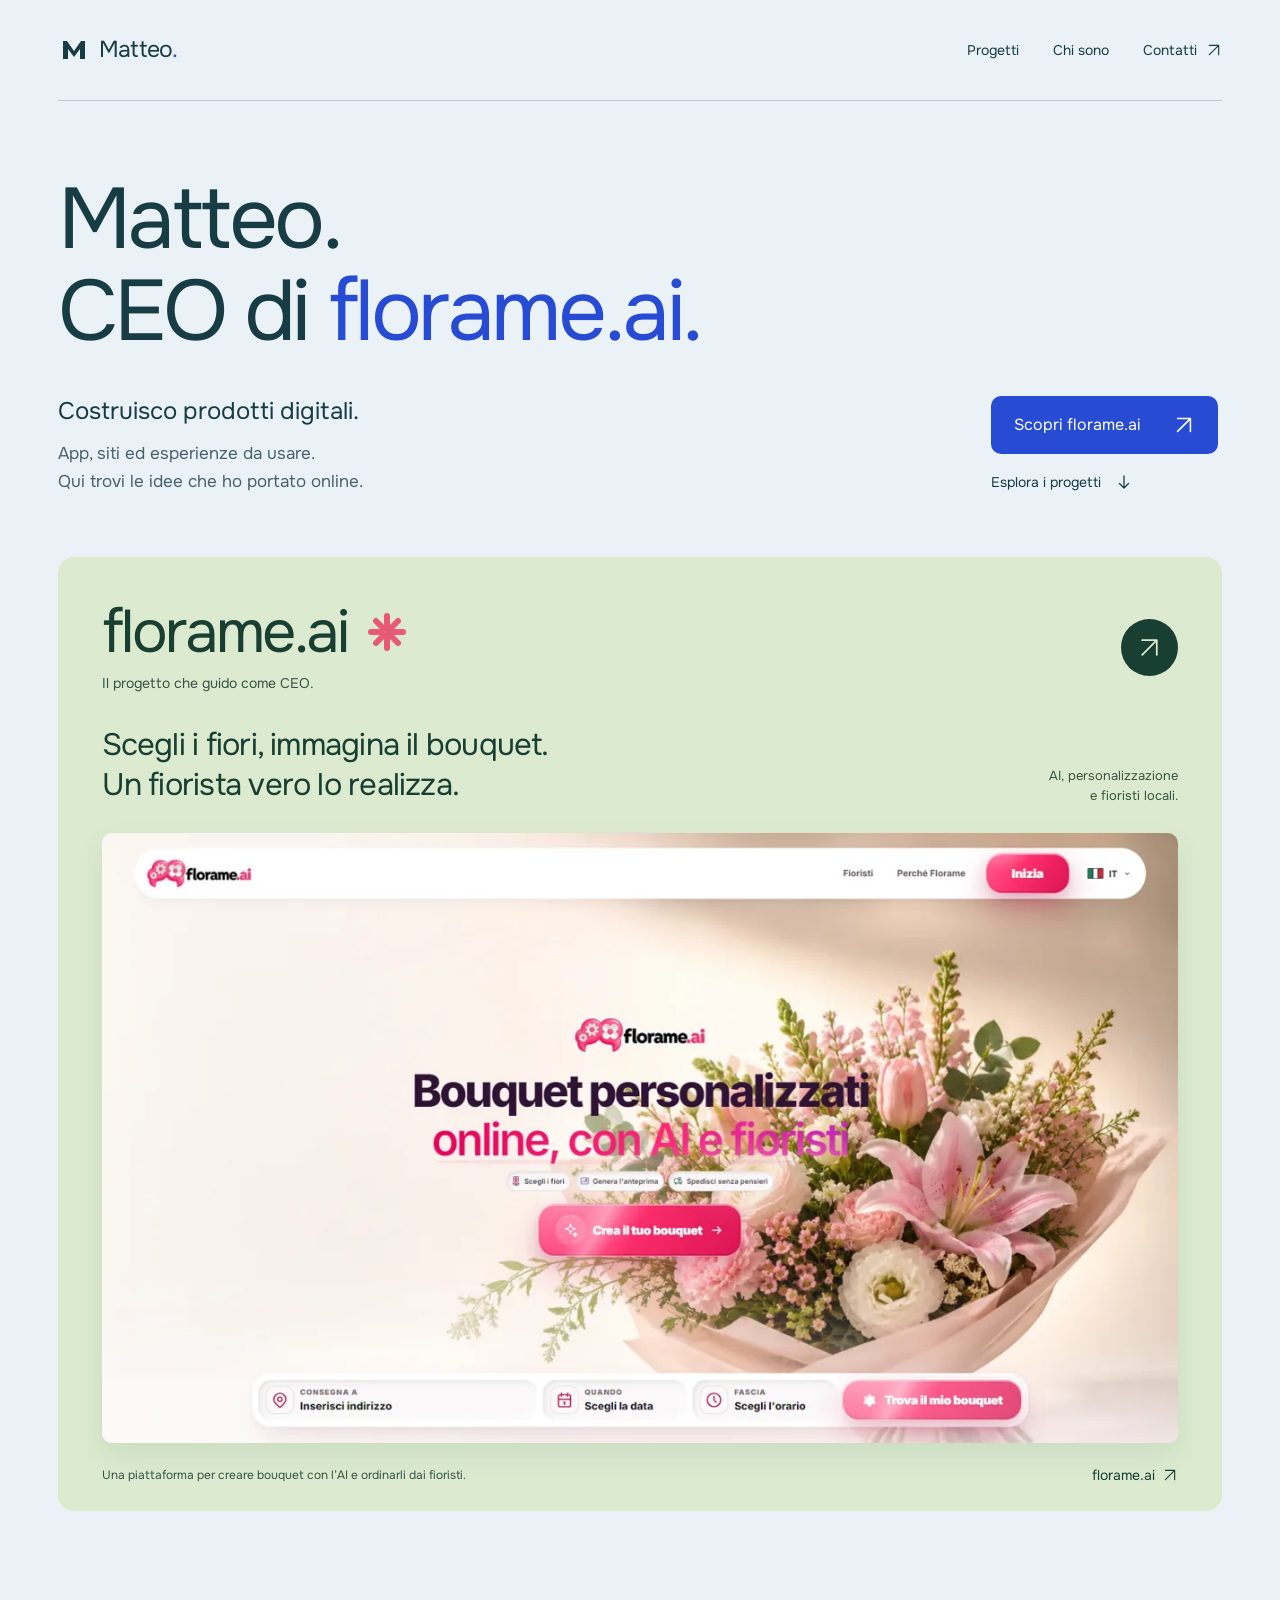
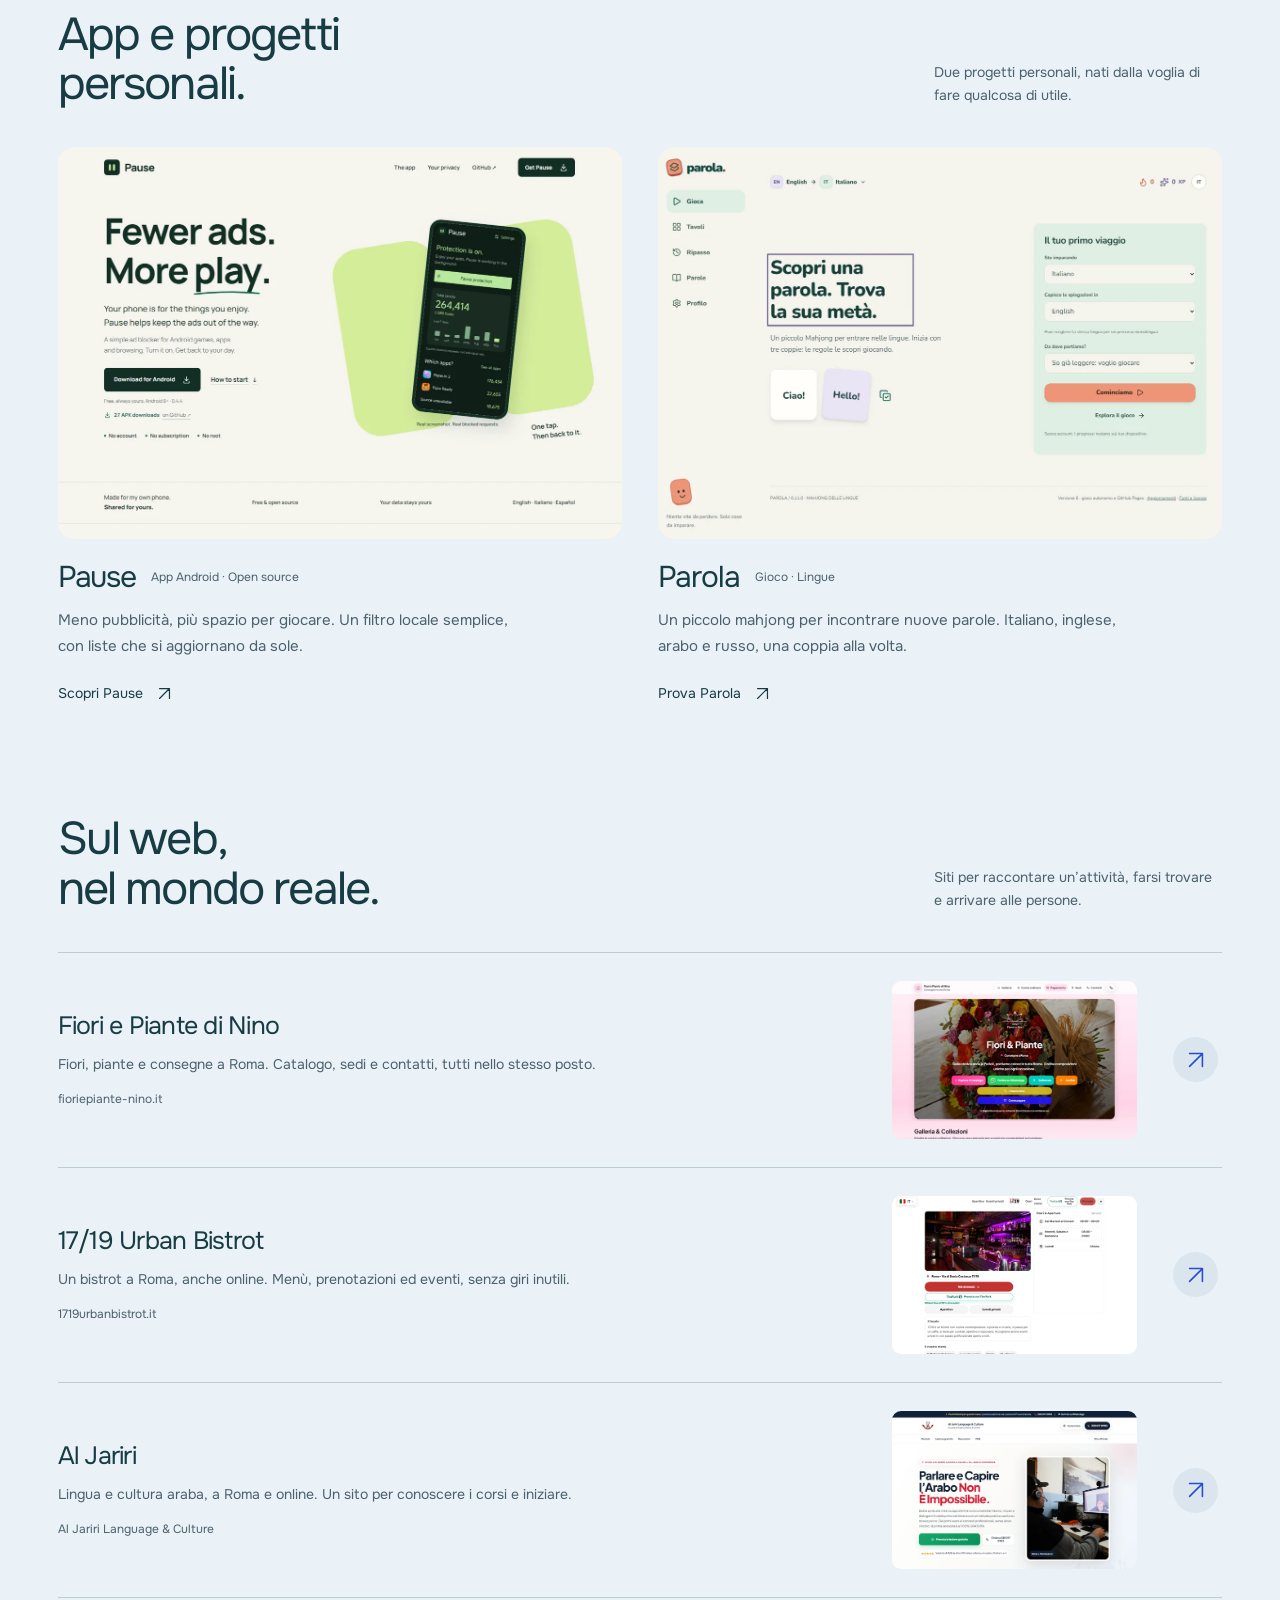
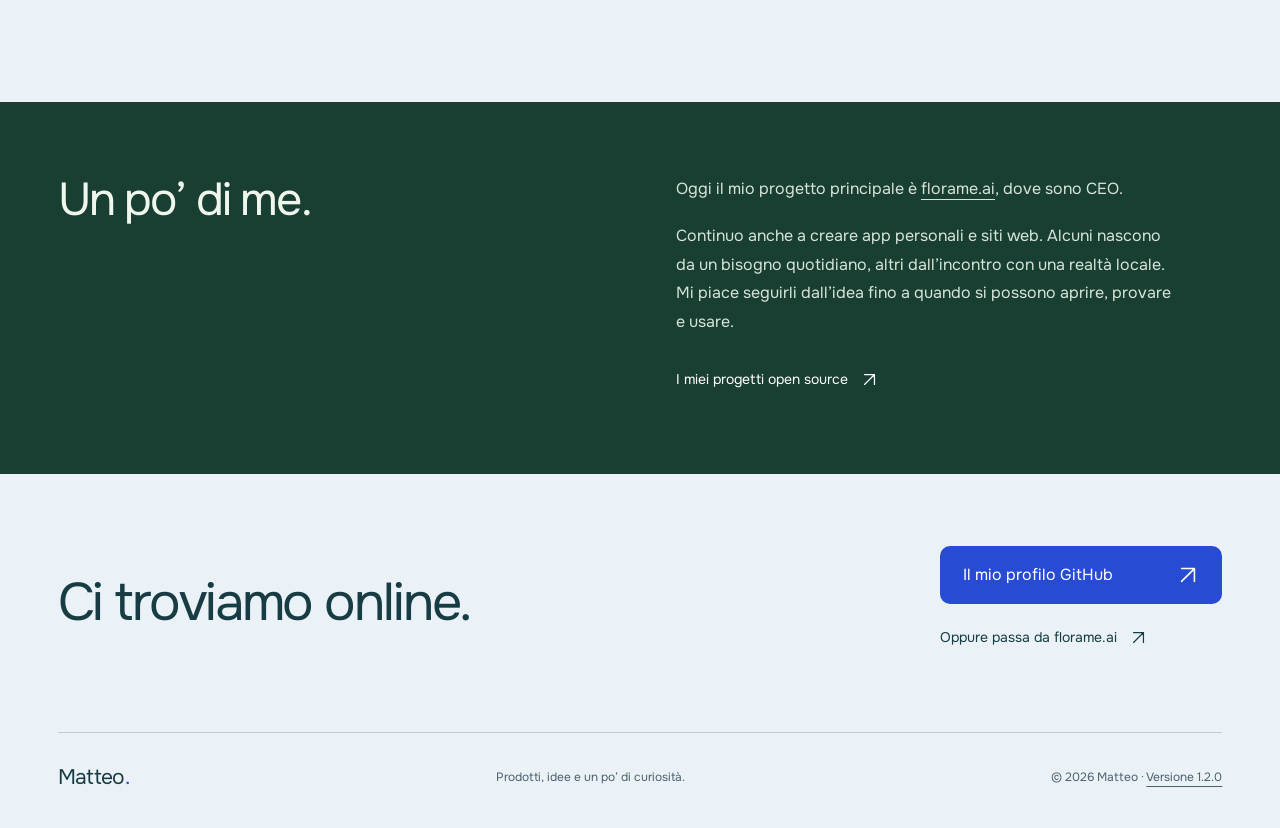
<file: docs/index.html>
<!doctype html>
<html lang="it">
<head>
  <meta charset="utf-8">
  <meta name="viewport" content="width=device-width, initial-scale=1">
  <title>Matteo — CEO di florame.ai · Prodotti e progetti</title>
  <meta name="description" content="Sono Matteo, CEO di florame.ai. Creo prodotti digitali, app e siti web. Esplora florame.ai, Pause, Parola e una selezione dei miei progetti online.">
  <meta name="theme-color" content="#eaf1f7">
  <meta property="og:type" content="website">
  <meta property="og:title" content="Matteo — CEO di florame.ai">
  <meta property="og:description" content="CEO di florame.ai. Creo prodotti digitali, app e siti web: qui puoi provarli.">
  <meta property="og:url" content="https://matteoawi.github.io/">
  <meta property="og:image" content="https://matteoawi.github.io/assets/social-preview.png?v=1.2.0">
  <meta property="og:locale" content="it_IT">
  <meta name="twitter:card" content="summary_large_image">
  <link rel="canonical" href="https://matteoawi.github.io/">
  <link rel="icon" href="assets/favicon.svg" type="image/svg+xml">
  <link rel="preload" href="assets/fonts/onest.woff2" as="font" type="font/woff2" crossorigin>
  <link rel="stylesheet" href="style.css">
</head>
<body>
  <a class="skip" href="#contenuto">Vai al contenuto</a>
  <header class="header wrap">
    <a class="brand" href="#" aria-label="Matteo, inizio pagina"><svg viewBox="0 0 32 32" width="32" height="32" aria-hidden="true"><path d="M5 25V7h4l7 10 7-10h4v18h-5V15l-6 8-6-8v10Z" fill="currentColor"/></svg><span>Matteo<span class="brand-dot">.</span></span></a>
    <nav aria-label="Navigazione principale"><a href="#progetti">Progetti</a><a href="#chi-sono">Chi sono</a><a href="#contatti">Contatti <svg class="arrow" viewBox="0 0 24 24" aria-hidden="true"><path d="M5 19 19 5M5 5h14v14"/></svg></a></nav>
  </header>

  <main id="contenuto">
    <section class="intro wrap" aria-labelledby="intro-title">
      <h1 id="intro-title">Matteo. <br>CEO di <span>florame.ai.</span></h1>
      <div class="intro-bottom">
        <div class="intro-copy"><p class="role">Costruisco prodotti digitali.</p><p>App, siti ed esperienze da usare. <br>Qui trovi le idee che ho portato online.</p></div>
        <div class="intro-actions"><a class="button primary" href="https://florame.ai/">Scopri florame.ai <svg class="arrow" viewBox="0 0 24 24" aria-hidden="true"><path d="M5 19 19 5M5 5h14v14"/></svg></a><a class="down-link" href="#progetti">Esplora i progetti <svg class="arrow" viewBox="0 0 24 24" aria-hidden="true"><path d="M12 4v16m-6-6 6 6 6-6"/></svg></a></div>
      </div>
    </section>

    <section class="flagship wrap" id="progetti" aria-labelledby="florame-title">
      <div class="florame-board">
        <div class="project-heading"><div><h2 id="florame-title">florame.ai<svg class="flower-mark" viewBox="0 0 40 40" width="40" height="40" aria-hidden="true"><path d="M20 4v32M4 20h32M9 9l22 22M9 31 31 9" fill="none" stroke="currentColor" stroke-width="6" stroke-linecap="round"/></svg></h2><p>Il progetto che guido come CEO.</p></div><a class="round-link" href="https://florame.ai/" aria-label="Visita florame.ai"><svg class="arrow" viewBox="0 0 24 24" aria-hidden="true"><path d="M5 19 19 5M5 5h14v14"/></svg></a></div>
        <div class="flagship-description"><p>Scegli i fiori, immagina il bouquet. <br>Un fiorista vero lo realizza.</p><span>AI, personalizzazione<br>e fioristi locali.</span></div>
        <a class="flagship-screen" href="https://florame.ai/" aria-label="Apri il sito florame.ai"><img src="assets/projects/florame.webp" width="1200" height="833" alt="La home di florame.ai con un bouquet e il percorso per creare una composizione personalizzata" fetchpriority="high"></a>
        <div class="board-caption"><span>Una piattaforma per creare bouquet con l’AI e ordinarli dai fioristi.</span><a href="https://florame.ai/">florame.ai <svg class="arrow" viewBox="0 0 24 24" aria-hidden="true"><path d="M5 19 19 5M5 5h14v14"/></svg></a></div>
      </div>
    </section>

    <section class="personal-work wrap section" aria-labelledby="personal-title">
      <div class="section-heading"><h2 id="personal-title">App e progetti<br>personali.</h2><p>Due progetti personali, nati dalla voglia di fare qualcosa di utile.</p></div>
      <div class="product-pair">
        <article class="product pause">
          <a class="product-image" href="https://matteoawi.github.io/Pause/" aria-label="Scopri Pause"><img src="assets/projects/pause.webp" width="1200" height="833" alt="Il sito di Pause e la schermata Android con protezione attiva e statistiche" loading="lazy"></a>
          <div class="product-copy"><div class="product-name"><h3>Pause</h3><span>App Android · Open source</span></div><p>Meno pubblicità, più spazio per giocare. Un filtro locale semplice, con liste che si aggiornano da sole.</p><a class="text-link" href="https://matteoawi.github.io/Pause/">Scopri Pause <svg class="arrow" viewBox="0 0 24 24" aria-hidden="true"><path d="M5 19 19 5M5 5h14v14"/></svg></a></div>
        </article>
        <article class="product parola">
          <a class="product-image" href="https://matteoawi.github.io/parola/" aria-label="Prova Parola"><img src="assets/projects/parola.webp" width="1200" height="833" alt="La home di Parola, con tessere di parole e scelte delle lingue da imparare" loading="lazy"></a>
          <div class="product-copy"><div class="product-name"><h3>Parola</h3><span>Gioco · Lingue</span></div><p>Un piccolo mahjong per incontrare nuove parole. Italiano, inglese, arabo e russo, una coppia alla volta.</p><a class="text-link" href="https://matteoawi.github.io/parola/">Prova Parola <svg class="arrow" viewBox="0 0 24 24" aria-hidden="true"><path d="M5 19 19 5M5 5h14v14"/></svg></a></div>
        </article>
      </div>
    </section>

    <section class="web-work wrap section" aria-labelledby="web-title">
      <div class="section-heading"><h2 id="web-title">Sul web,<br>nel mondo reale.</h2><p>Siti per raccontare un’attività, farsi trovare e arrivare alle persone.</p></div>
      <div class="website-list">
        <a class="website" href="https://fioriepiante-nino.it/"><div class="website-copy"><h3>Fiori e Piante di Nino</h3><p>Fiori, piante e consegne a Roma. Catalogo, sedi e contatti, tutti nello stesso posto.</p><span class="domain">fioriepiante-nino.it</span></div><img src="assets/projects/nino.webp" width="1200" height="833" alt="Anteprima del sito Fiori e Piante di Nino" loading="lazy"><span class="website-arrow" aria-hidden="true"><svg class="arrow" viewBox="0 0 24 24"><path d="M5 19 19 5M5 5h14v14"/></svg></span></a>
        <a class="website" href="https://1719urbanbistrot.it/"><div class="website-copy"><h3>17/19 Urban Bistrot</h3><p>Un bistrot a Roma, anche online. Menù, prenotazioni ed eventi, senza giri inutili.</p><span class="domain">1719urbanbistrot.it</span></div><img src="assets/projects/bistrot.webp" width="1200" height="833" alt="Anteprima del sito 17/19 Urban Bistrot" loading="lazy"><span class="website-arrow" aria-hidden="true"><svg class="arrow" viewBox="0 0 24 24"><path d="M5 19 19 5M5 5h14v14"/></svg></span></a>
        <a class="website" href="https://matteoawi.github.io/Scuola-Arabo/"><div class="website-copy"><h3>Al Jariri</h3><p>Lingua e cultura araba, a Roma e online. Un sito per conoscere i corsi e iniziare.</p><span class="domain">Al Jariri Language &amp; Culture</span></div><img src="assets/projects/aljariri.webp" width="1200" height="833" alt="Anteprima del sito della scuola di arabo Al Jariri" loading="lazy"><span class="website-arrow" aria-hidden="true"><svg class="arrow" viewBox="0 0 24 24"><path d="M5 19 19 5M5 5h14v14"/></svg></span></a>
      </div>
    </section>

    <section class="about" id="chi-sono" aria-labelledby="about-title"><div class="wrap about-layout"><h2 id="about-title">Un po’ di me.</h2><div><p>Oggi il mio progetto principale è <a href="https://florame.ai/">florame.ai</a>, dove sono CEO.</p><p>Continuo anche a creare app personali e siti web. Alcuni nascono da un bisogno quotidiano, altri dall’incontro con una realtà locale. Mi piace seguirli dall’idea fino a quando si possono aprire, provare e usare.</p><a class="text-link" href="https://github.com/matteoawi">I miei progetti open source <svg class="arrow" viewBox="0 0 24 24" aria-hidden="true"><path d="M5 19 19 5M5 5h14v14"/></svg></a></div></div></section>
    <section class="contact wrap" id="contatti" aria-labelledby="contact-title"><h2 id="contact-title">Ci troviamo online.</h2><div><a class="button primary" href="https://github.com/matteoawi">Il mio profilo GitHub <svg class="arrow" viewBox="0 0 24 24" aria-hidden="true"><path d="M5 19 19 5M5 5h14v14"/></svg></a><a class="text-link" href="https://florame.ai/">Oppure passa da florame.ai <svg class="arrow" viewBox="0 0 24 24" aria-hidden="true"><path d="M5 19 19 5M5 5h14v14"/></svg></a></div></section>
  </main>
  <footer class="footer wrap"><a class="brand" href="#">Matteo<span class="brand-dot">.</span></a><p>Prodotti, idee e un po’ di curiosità.</p><small>© 2026 Matteo · <a href="changelog.html">Versione 1.2.0</a></small></footer>
</body>
</html>
</file>
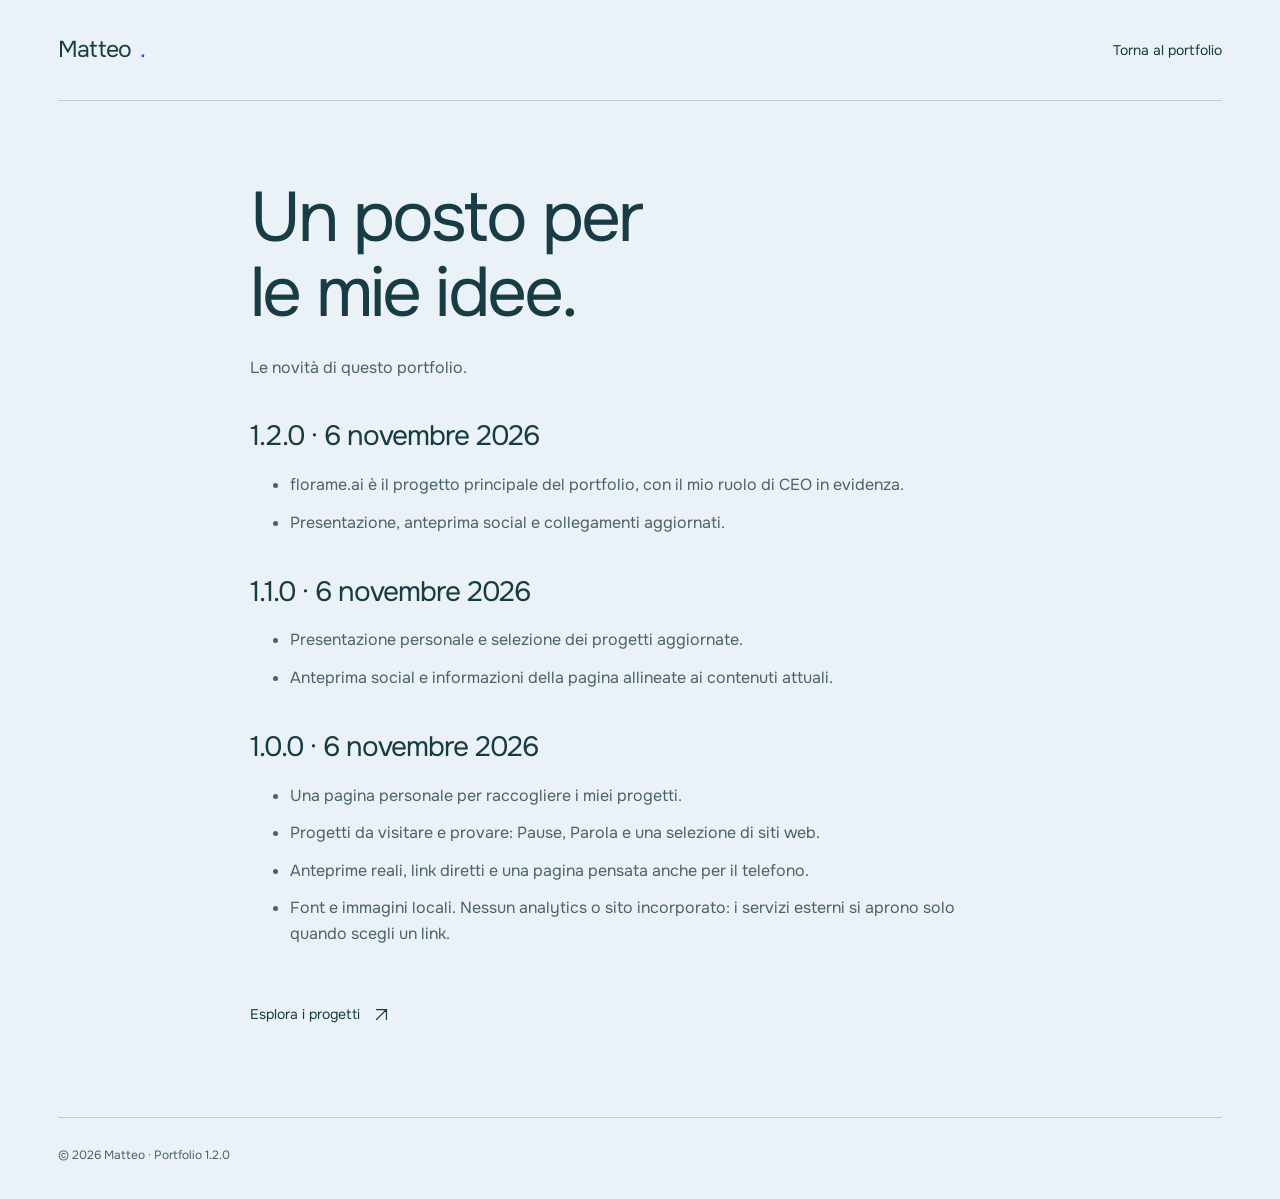
<file: docs/changelog.html>
<!doctype html>
<html lang="it"><head><meta charset="utf-8"><meta name="viewport" content="width=device-width, initial-scale=1"><title>Novità — Portfolio di Matteo</title><meta name="robots" content="noindex"><link rel="icon" href="assets/favicon.svg" type="image/svg+xml"><link rel="stylesheet" href="style.css"></head><body><header class="header wrap"><a class="brand" href="./">Matteo<span class="brand-dot">.</span></a><nav aria-label="Navigazione"><a href="./">Torna al portfolio</a></nav></header><main class="release wrap"><h1>Un posto per<br>le mie idee.</h1><p>Le novità di questo portfolio.</p><h2>1.2.0 · 6 novembre 2026</h2><ul><li>florame.ai è il progetto principale del portfolio, con il mio ruolo di CEO in evidenza.</li><li>Presentazione, anteprima social e collegamenti aggiornati.</li></ul><h2>1.1.0 · 6 novembre 2026</h2><ul><li>Presentazione personale e selezione dei progetti aggiornate.</li><li>Anteprima social e informazioni della pagina allineate ai contenuti attuali.</li></ul><h2>1.0.0 · 6 novembre 2026</h2><ul><li>Una pagina personale per raccogliere i miei progetti.</li><li>Progetti da visitare e provare: Pause, Parola e una selezione di siti web.</li><li>Anteprime reali, link diretti e una pagina pensata anche per il telefono.</li><li>Font e immagini locali. Nessun analytics o sito incorporato: i servizi esterni si aprono solo quando scegli un link.</li></ul><a class="text-link" href="./">Esplora i progetti <svg class="arrow" viewBox="0 0 24 24" aria-hidden="true"><path d="M5 19 19 5M5 5h14v14"/></svg></a></main><footer class="footer wrap"><p>© 2026 Matteo · Portfolio 1.2.0</p></footer></body></html>
</file>
<file: docs/style.css>
@font-face{font-family:Onest;src:url('assets/fonts/onest.woff2') format('woff2');font-style:normal;font-weight:100 900;font-display:swap}
:root{--paper:#eaf1f7;--ink:#183c43;--muted:#4b626c;--blue:#284bd4;--rule:#bdcdd5;--mint:#dcebd0;--green:#193f33;--white:#fff;--radius:16px;--max:1200px;--pad:clamp(20px,4.5vw,64px);color-scheme:light}
*{box-sizing:border-box}html{scroll-behavior:smooth;scroll-padding-top:24px;scrollbar-color:#9eb2bf var(--paper)}body{margin:0;background:var(--paper);color:var(--ink);font-family:Onest,ui-sans-serif,system-ui,sans-serif;font-size:16px;line-height:1.6;-webkit-font-smoothing:antialiased}::selection{background:#c7d4ff;color:#132c6f}a{color:inherit;text-underline-offset:5px;text-decoration-thickness:1px}button,input{font:inherit;caret-color:var(--blue)}a:focus-visible{outline:3px solid var(--blue);outline-offset:6px}img{display:block;max-width:100%;height:auto}h1,h2,h3,p{margin:0}h1,h2,h3{text-wrap:balance;font-weight:600}h1,h2{letter-spacing:-.04em;line-height:1.07}p{text-wrap:pretty}svg{flex-shrink:0}.wrap{width:min(100% - var(--pad)*2,var(--max));margin-inline:auto}.arrow{width:22px;height:22px;fill:none;stroke:currentColor;stroke-width:1.7;stroke-linecap:round;stroke-linejoin:round}.skip{position:absolute;z-index:5;top:12px;left:20px;transform:translateY(-150%);padding:12px 20px;background:var(--white);border-radius:8px}.skip:focus{transform:none}.header{display:flex;justify-content:space-between;align-items:center;padding-block:28px;border-bottom:1px solid var(--rule);gap:24px}.brand{display:inline-flex;align-items:center;gap:9px;font-size:23px;font-weight:700;letter-spacing:-.03em;text-decoration:none}.brand-dot{color:var(--blue)}.header nav{display:flex;gap:34px;align-items:center;font-size:14px;font-weight:500}.header nav a{min-height:44px;display:inline-flex;gap:9px;align-items:center;text-decoration:none}.header nav a:hover{text-decoration:underline}.header nav .arrow{width:16px;height:16px}.intro{padding-top:73px;padding-bottom:61px;animation:arrive .65s cubic-bezier(.16,1,.3,1) both}.intro h1{font-size:clamp(42px,6.7vw,88px);max-width:1100px;font-weight:500}.intro h1 span{color:var(--blue)}.intro-bottom{display:flex;justify-content:space-between;align-items:flex-end;gap:36px;margin-top:34px}.intro-copy .role{font-size:24px;font-weight:500;margin-bottom:10px}.role a{color:var(--green)}.intro-copy>p:last-child{font-size:17px;color:var(--muted);line-height:1.65}.intro-actions{display:flex;flex-direction:column;align-items:flex-start;gap:17px;min-width:231px;padding-bottom:3px}.button{display:inline-flex;justify-content:space-between;gap:32px;align-items:center;min-height:56px;padding:16px 23px;font-weight:500;border-radius:10px;text-decoration:none;transition:background .2s,color .2s}.primary{color:white;background:var(--blue)}.primary:hover{background:#1a39ab}.down-link{display:inline-flex;align-items:center;gap:14px;font-size:14px;font-weight:500;text-decoration:none}.down-link .arrow{height:18px;width:18px}.down-link:hover{text-decoration:underline}.florame-board{background:var(--mint);padding:43px 44px 24px;border-radius:var(--radius);overflow:hidden}.project-heading{display:flex;align-items:center;justify-content:space-between;gap:20px}.project-heading h2{display:flex;align-items:center;gap:19px;font-size:clamp(36px,5vw,60px);font-weight:600;letter-spacing:-.04em;color:var(--green)}.flower-mark{font-size:49px;line-height:1;color:#e65a77}.project-heading p{font-size:14px;color:#385447;margin-top:8px}.round-link{flex-shrink:0;width:57px;height:57px;border-radius:50%;display:grid;place-items:center;background:var(--green);color:var(--mint);transition:background .2s}.round-link:hover{background:#2e5b49}.round-link .arrow{width:25px;height:25px}.flagship-description{display:flex;justify-content:space-between;align-items:flex-end;gap:30px;margin-top:30px;margin-bottom:28px}.flagship-description>p{font-size:clamp(20px,2.6vw,31px);line-height:1.3;letter-spacing:-.025em;color:var(--green)}.flagship-description>span{text-align:right;font-size:13px;color:#385447;line-height:1.5}.flagship-screen{display:block;max-height:610px;overflow:hidden;border-radius:10px;background:#f9f2ea;box-shadow:0 12px 28px #24473016}.flagship-screen img{width:100%;height:auto}.board-caption{display:flex;align-items:center;justify-content:space-between;gap:30px;font-size:12px;color:#385447;margin-top:21px}.board-caption>a{display:inline-flex;align-items:center;gap:7px;font-size:14px;font-weight:600;color:var(--green);text-decoration:none;white-space:nowrap}.board-caption .arrow{width:16px;height:16px}.board-caption>a:hover{text-decoration:underline}.section{padding-block:99px 0}.section-heading{display:flex;justify-content:space-between;align-items:flex-end;gap:36px;margin-bottom:39px}.section-heading h2{font-size:clamp(29px,3.8vw,46px);font-weight:500}.section-heading>p{max-width:32ch;font-size:14px;color:var(--muted);line-height:1.6;padding-bottom:2px}.product-pair{display:grid;grid-template-columns:1fr 1fr;gap:36px}.product-image{display:block;overflow:hidden;border-radius:var(--radius);background:#dce3e5;aspect-ratio:1.44}.product-image img{width:100%;height:100%;object-fit:cover}.product-copy{padding-top:22px;max-width:530px}.product-name{display:flex;align-items:center;gap:15px;flex-wrap:wrap}.product-name h3{font-size:30px;letter-spacing:-.035em;line-height:1.1}.product-name>span{font-size:12px;color:var(--muted)}.product-copy>p{font-size:15px;line-height:1.75;color:var(--muted);margin-top:13px;max-width:47ch}.text-link{display:inline-flex;gap:13px;align-items:center;font-weight:500;font-size:14px;text-decoration:none;min-height:44px}.text-link:hover{text-decoration:underline}.text-link .arrow{width:17px;height:17px}.product-copy .text-link{margin-top:12px}.website-list{border-top:1px solid var(--rule)}.website{display:grid;grid-template-columns:1fr 245px 49px;align-items:center;gap:36px;padding:28px 0;border-bottom:1px solid var(--rule);text-decoration:none}.website h3{font-size:25px;line-height:1.2;letter-spacing:-.03em}.website p{font-size:14px;line-height:1.7;color:var(--muted);margin-top:12px}.domain{display:block;font-size:12px;color:var(--muted);margin-top:13px}.website>img{width:245px;aspect-ratio:1.55;object-fit:cover;object-position:top;border-radius:9px}.website-arrow{width:45px;height:45px;display:grid;place-items:center;border-radius:50%;background:#dae5ee;color:var(--blue);transition:background .2s,color .2s}.website:hover h3{text-decoration:underline;text-underline-offset:6px;text-decoration-thickness:1px}.website:hover .website-arrow{background:var(--blue);color:white}.about{margin-top:104px;background:var(--green);color:#eff6ec;padding-block:73px}.about-layout{display:grid;grid-template-columns:1fr 1fr;gap:72px}.about h2{font-size:clamp(32px,3.8vw,46px);font-weight:500}.about-layout>div{max-width:520px}.about p{font-size:16px;line-height:1.8;color:#d7e5d8}.about p+p{margin-top:18px}.about .text-link{margin-top:20px;color:white}.about a:focus-visible{outline-color:#d7e5d8}.contact{display:flex;justify-content:space-between;align-items:center;padding-block:72px;gap:36px}.contact h2{font-size:clamp(34px,4.3vw,53px);font-weight:500;max-width:12ch}.contact>div{display:flex;align-items:flex-start;flex-direction:column;gap:12px}.contact .button{min-width:282px}.footer{border-top:1px solid var(--rule);display:flex;align-items:center;justify-content:space-between;gap:24px;padding-block:28px 34px}.footer .brand{font-size:21px;gap:0}.footer p,.footer small{font-size:12px;color:var(--muted)}.footer small{white-space:nowrap}.footer a:hover{color:var(--blue)}.release{padding-block:80px;min-height:70vh;max-width:780px}.release h1{font-size:clamp(36px,6vw,70px);margin-bottom:24px}.release h2{font-size:28px;margin-top:42px;margin-bottom:20px}.release p,.release li{color:var(--muted);max-width:65ch}.release li+li{margin-top:12px}.release .text-link{margin-top:30px}
@keyframes arrive{from{transform:translateY(10px)}to{transform:translateY(0)}}
@media(hover:hover){.product-image img,.flagship-screen img{transition:transform .5s cubic-bezier(.16,1,.3,1)}.product-image:hover img,.flagship-screen:hover img{transform:scale(1.015)}}
@media(min-width:1500px){.intro{padding-top:87px;padding-bottom:71px}.intro h1{font-size:96px}}
@media(max-width:850px){.header nav{gap:22px}.intro{padding-top:54px}.intro h1{font-size:clamp(42px,7.9vw,72px)}.intro-bottom{margin-top:29px}.intro-copy .role{font-size:21px}.intro-copy>p:last-child{font-size:15px}.intro-actions{min-width:210px}.button{padding-inline:19px;font-size:14px}.florame-board{padding:31px 28px 23px}.flagship-description>span{display:none}.section{padding-top:74px}.section-heading{align-items:flex-start;gap:25px}.section-heading>p{max-width:230px}.product-pair{gap:24px}.product-name>span{width:100%;font-size:12px}.product-copy>p{font-size:14px}.website{grid-template-columns:1fr 190px 36px;gap:20px}.website>img{width:190px}.website h3{font-size:22px}.website-arrow{width:36px;height:36px}.website-arrow .arrow{width:18px;height:18px}.about{margin-top:78px}.about-layout{gap:34px}.about p{font-size:15px}.footer{flex-wrap:wrap}.footer small{margin-left:auto}}
@media(max-width:560px){.header{padding-block:17px;gap:12px}.header .brand>span{display:none}.header .brand{gap:0}.header nav{gap:22px;font-size:12px}.header nav .arrow{display:none}.intro{padding-top:42px;padding-bottom:37px}.intro h1{font-size:clamp(36px,8.7vw,49px);line-height:1.1;letter-spacing:-.04em}.intro-bottom{display:block;margin-top:25px}.intro-copy .role{font-size:21px;margin-bottom:10px}.intro-copy>p:last-child{font-size:15px}.intro-actions{flex-direction:row;flex-wrap:wrap;align-items:center;gap:13px 22px;margin-top:24px;min-width:0}.button{min-height:50px;font-size:13px;padding:13px 16px;gap:21px}.button .arrow{width:18px;height:18px}.down-link{font-size:12px;gap:8px;min-height:44px}.florame-board{padding:25px 20px 20px;border-radius:13px}.project-heading h2{font-size:36px;gap:12px}.flower-mark{font-size:34px}.project-heading p{font-size:12px;margin-top:6px}.round-link{width:43px;height:43px}.round-link .arrow{width:21px;height:21px}.flagship-description{margin-top:23px;margin-bottom:22px}.flagship-description>p{font-size:20px;line-height:1.4}.flagship-screen{border-radius:6px;max-height:none}.board-caption{display:block;margin-top:17px;font-size:12px;max-width:31ch}.board-caption>a{display:flex;width:max-content;margin-top:10px;font-size:13px}.section{padding-top:61px}.section-heading{display:block;margin-bottom:27px}.section-heading h2{font-size:31px}.section-heading>p{margin-top:20px;font-size:13px;max-width:none}.section-heading>p br{display:none}.product-pair{grid-template-columns:1fr;gap:36px}.product-image{aspect-ratio:1.44;border-radius:12px}.product-copy{padding-top:18px}.product-name{gap:13px}.product-name h3{font-size:28px}.product-name>span{width:auto;font-size:12px}.product-copy>p{font-size:14px;margin-top:11px}.product-copy .text-link{margin-top:8px}.website{grid-template-columns:1fr 35px;gap:20px;padding:25px 0}.website>img{display:none}.website h3{font-size:22px}.website p{font-size:13px;margin-top:10px}.website p br{display:none}.domain{margin-top:11px;font-size:12px}.website-arrow{width:35px;height:35px}.about{margin-top:61px;padding-block:45px}.about-layout{grid-template-columns:1fr;gap:27px}.about h2{font-size:32px}.about p{font-size:14px;line-height:1.8}.about .text-link{font-size:13px;margin-top:17px}.contact{align-items:flex-start;flex-direction:column;padding-block:44px;gap:27px}.contact h2{font-size:38px;max-width:10ch}.contact .button{min-width:248px}.contact .text-link{font-size:12px}.footer{padding-top:24px;padding-bottom:27px;gap:14px;align-items:flex-start}.footer p{width:calc(100% - 110px);text-align:right;font-size:12px;align-self:center}.footer small{width:100%;font-size:12px;margin:0}.release{padding-block:48px}.release li{font-size:14px}}
@media(prefers-reduced-motion:reduce){html{scroll-behavior:auto}.intro{animation:none}*,*::before,*::after{transition:none!important;animation:none!important}}

@media(max-width:360px){.project-heading{gap:12px}.project-heading h2{font-size:30px;gap:10px}.flower-mark{width:28px;height:28px}.round-link{width:40px;height:40px}}
</file>
